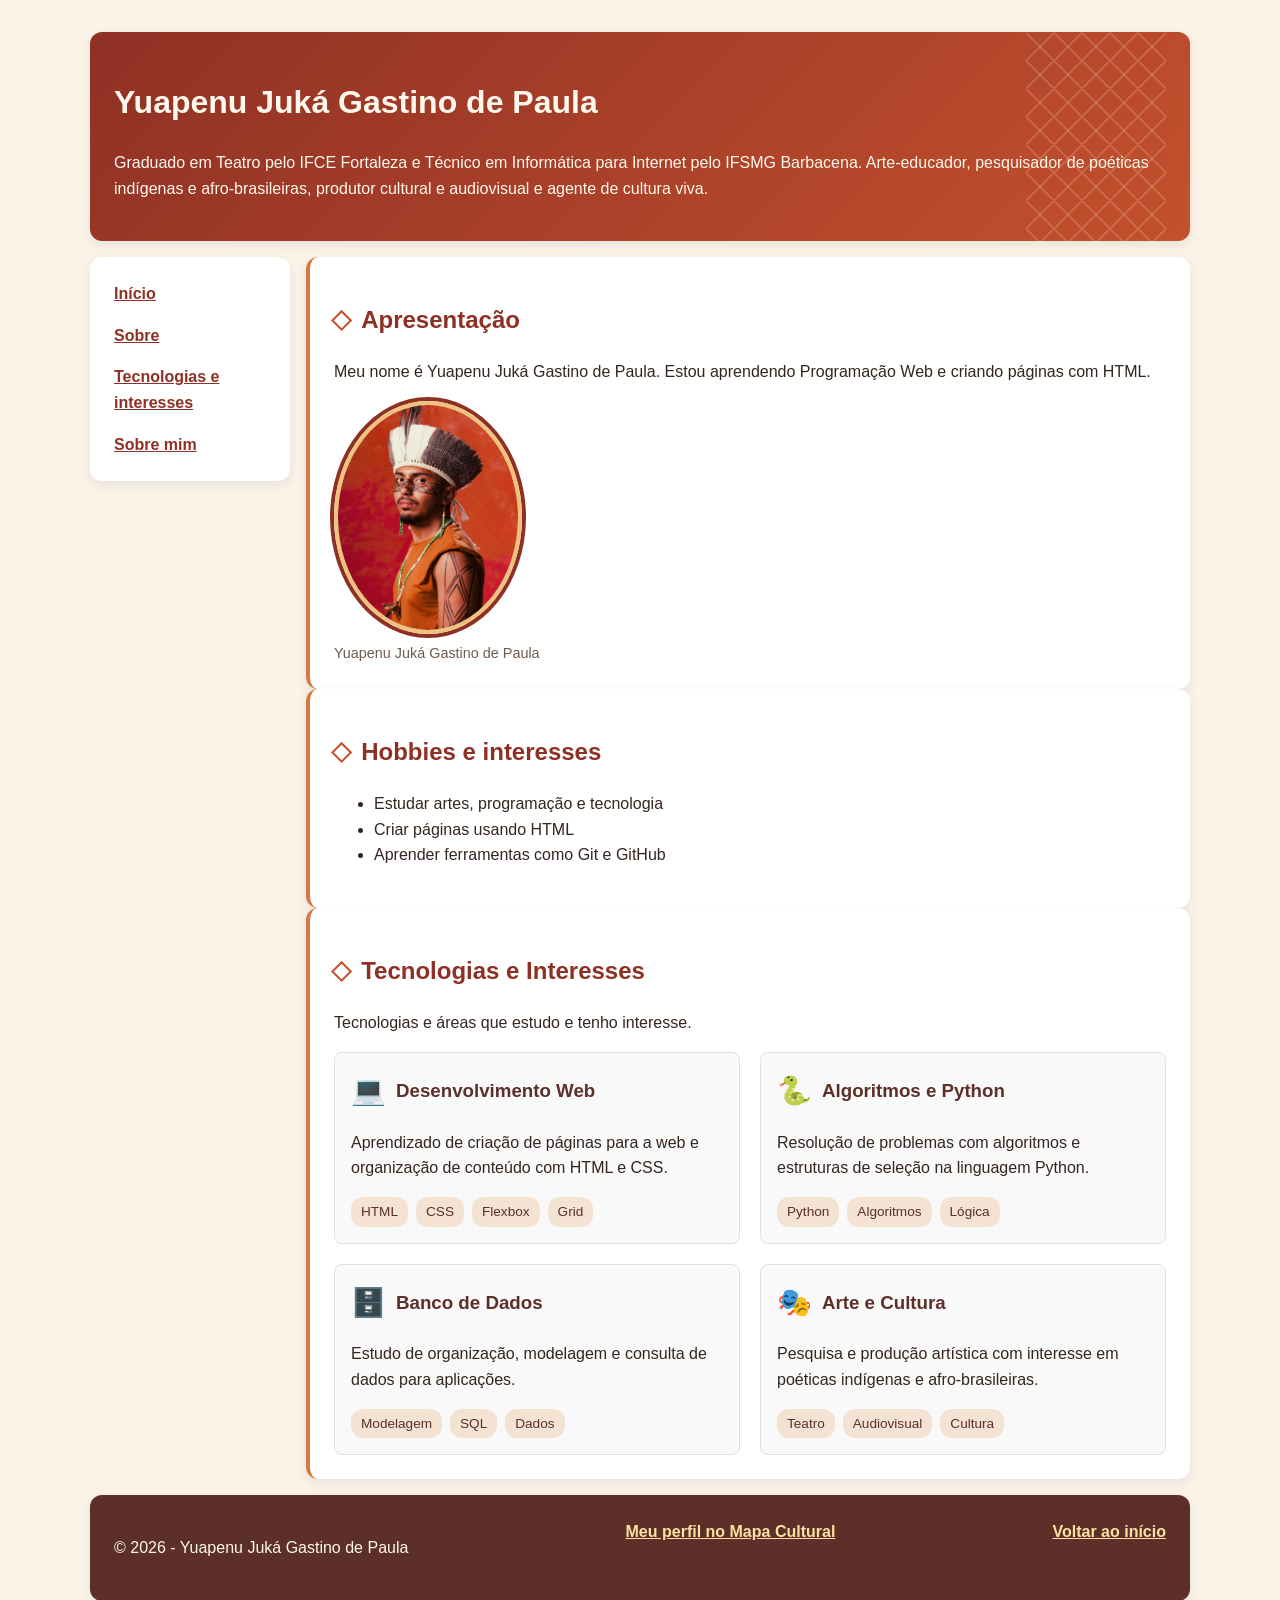
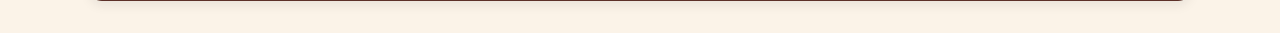
<file: index.html>
<!DOCTYPE html>
<html lang="pt-BR">
<head>
    <meta charset="UTF-8">
    <meta name="viewport" content="width=device-width, initial-scale=1.0">
    <title>Minha Página Pessoal</title>
    <link rel="stylesheet" href="css/style.css">
</head>
<body>
    <div class="pagina">
        <header class="cabecalho" id="inicio">
            <h1>Yuapenu Juká Gastino de Paula</h1>
            <p>
                Graduado em Teatro pelo IFCE Fortaleza e Técnico em Informática
                para Internet pelo IFSMG Barbacena. Arte-educador, pesquisador
                de poéticas indígenas e afro-brasileiras, produtor cultural e
                audiovisual e agente de cultura viva.
            </p>
        </header>

        <nav class="menu" aria-label="Navegação principal">
            <ul>
                <li><a href="#inicio">Início</a></li>
                <li><a href="#sobre">Sobre</a></li>
                <li><a href="#projetos">Tecnologias e interesses</a></li>
                <li><a href="sobre.html">Sobre mim</a></li>
            </ul>
        </nav>

        <main class="conteudo">
            <section id="sobre">
                <h2>Apresentação</h2>
                <p>
                    Meu nome é Yuapenu Juká Gastino de Paula. Estou aprendendo
                    Programação Web e criando páginas com HTML.
                </p>
                <figure>
                    <img
                        class="profile-photo"
                        src="Imagens/perfil.png"
                        alt="Retrato de Yuapenu usando cocar de penas e pintura facial geométrica."
                    >
                    <figcaption>Yuapenu Juká Gastino de Paula</figcaption>
                </figure>
            </section>

            <section id="interesses">
                <h2>Hobbies e interesses</h2>
                <ul>
                    <li>Estudar artes, programação e tecnologia</li>
                    <li>Criar páginas usando HTML</li>
                    <li>Aprender ferramentas como Git e GitHub</li>
                </ul>
            </section>

            <section id="projetos">
                <h2>Tecnologias e Interesses</h2>
                <p>Tecnologias e áreas que estudo e tenho interesse.</p>

                <div class="cards-grid">
                    <article class="card">
                        <div class="card-header">
                            <span class="icone" aria-hidden="true">💻</span>
                            <h3>Desenvolvimento Web</h3>
                        </div>
                        <p>
                            Aprendizado de criação de páginas para a web e
                            organização de conteúdo com HTML e CSS.
                        </p>
                        <div class="tags" aria-label="Tecnologias">
                            <span class="tag">HTML</span>
                            <span class="tag">CSS</span>
                            <span class="tag">Flexbox</span>
                            <span class="tag">Grid</span>
                        </div>
                    </article>

                    <article class="card">
                        <div class="card-header">
                            <span class="icone" aria-hidden="true">🐍</span>
                            <h3>Algoritmos e Python</h3>
                        </div>
                        <p>
                            Resolução de problemas com algoritmos e estruturas
                            de seleção na linguagem Python.
                        </p>
                        <div class="tags" aria-label="Tecnologias">
                            <span class="tag">Python</span>
                            <span class="tag">Algoritmos</span>
                            <span class="tag">Lógica</span>
                        </div>
                    </article>

                    <article class="card">
                        <div class="card-header">
                            <span class="icone" aria-hidden="true">🗄️</span>
                            <h3>Banco de Dados</h3>
                        </div>
                        <p>
                            Estudo de organização, modelagem e consulta de
                            dados para aplicações.
                        </p>
                        <div class="tags" aria-label="Tecnologias">
                            <span class="tag">Modelagem</span>
                            <span class="tag">SQL</span>
                            <span class="tag">Dados</span>
                        </div>
                    </article>

                    <article class="card">
                        <div class="card-header">
                            <span class="icone" aria-hidden="true">🎭</span>
                            <h3>Arte e Cultura</h3>
                        </div>
                        <p>
                            Pesquisa e produção artística com interesse em
                            poéticas indígenas e afro-brasileiras.
                        </p>
                        <div class="tags" aria-label="Interesses">
                            <span class="tag">Teatro</span>
                            <span class="tag">Audiovisual</span>
                            <span class="tag">Cultura</span>
                        </div>
                    </article>
                </div>
            </section>
        </main>

        <footer class="rodape">
            <p>&copy; 2026 - Yuapenu Juká Gastino de Paula</p>
            <a
                href="https://mapacultural.secult.ce.gov.br/agente/88699/"
                target="_blank"
                rel="noopener noreferrer"
            >Meu perfil no Mapa Cultural</a>
            <a href="#inicio">Voltar ao início</a>
        </footer>
    </div>
</body>
</html>
</file>
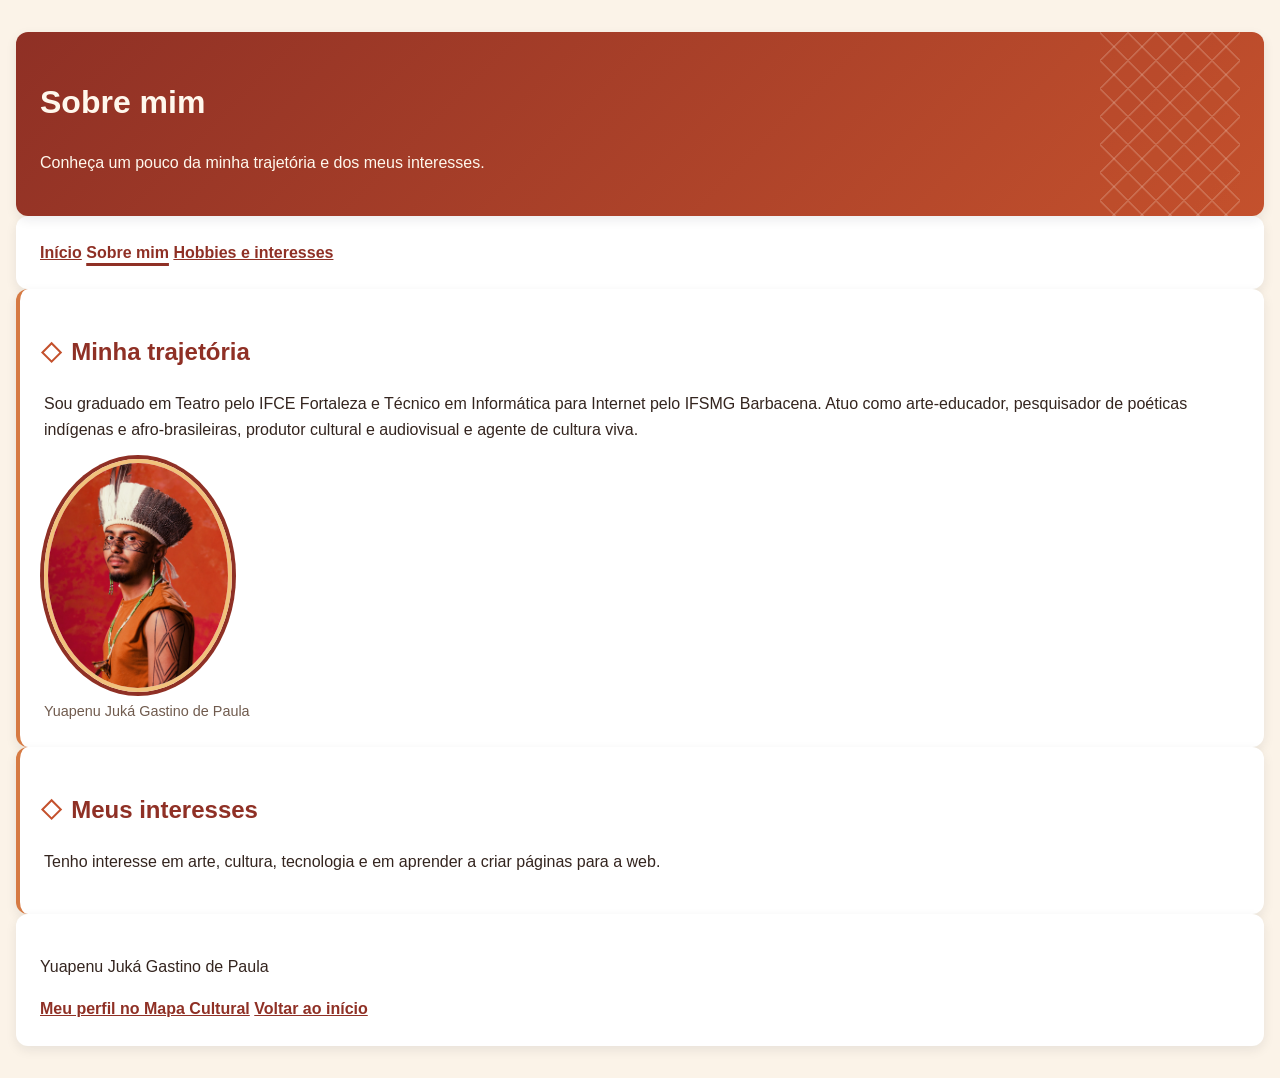
<file: sobre.html>
<!DOCTYPE html>
<html lang="pt-BR">
<head>
    <meta charset="UTF-8">
    <meta name="viewport" content="width=device-width, initial-scale=1.0">
    <title>Sobre mim | Yuapenu Juká</title>
    <link rel="stylesheet" href="css/style.css">
</head>
<body>
    <header id="inicio">
        <h1>Sobre mim</h1>
        <p>Conheça um pouco da minha trajetória e dos meus interesses.</p>
    </header>

    <nav aria-label="Navegação principal">
        <a href="index.html">Início</a>
        <a href="sobre.html" aria-current="page">Sobre mim</a>
        <a href="index.html#interesses">Hobbies e interesses</a>
    </nav>

    <main>
        <section id="trajetoria">
            <h2>Minha trajetória</h2>
            <p>
                Sou graduado em Teatro pelo IFCE Fortaleza e Técnico em
                Informática para Internet pelo IFSMG Barbacena. Atuo como
                arte-educador, pesquisador de poéticas indígenas e
                afro-brasileiras, produtor cultural e audiovisual e agente de
                cultura viva.
            </p>
            <figure>
                <img
                    class="profile-photo"
                    src="Imagens/perfil.png"
                    alt="Retrato de Yuapenu usando cocar de penas e pintura facial geométrica."
                >
                <figcaption>Yuapenu Juká Gastino de Paula</figcaption>
            </figure>
        </section>

        <section id="interesses">
            <h2>Meus interesses</h2>
            <p>
                Tenho interesse em arte, cultura, tecnologia e em aprender a
                criar páginas para a web.
            </p>
        </section>
    </main>

    <footer>
        <p>Yuapenu Juká Gastino de Paula</p>
        <a
            href="https://mapacultural.secult.ce.gov.br/agente/88699/"
            target="_blank"
            rel="noopener noreferrer"
        >Meu perfil no Mapa Cultural</a>
        <a href="#inicio">Voltar ao início</a>
    </footer>
</body>
</html>
</file>
<file: css/style.css>
body {
    margin: 0;
    padding: 2rem 1rem;
    background-color: #fbf3e8;
    color: #34251f;
    font-family: Arial, sans-serif;
    line-height: 1.6;
}

.pagina {
    display: grid;
    grid-template-columns: 200px minmax(0, 1fr);
    grid-template-rows: auto 1fr auto;
    gap: 16px;
    max-width: 1100px;
    min-height: calc(100vh - 4rem);
    margin: 0 auto;
}

header,
section,
nav,
footer {
    margin: 0;
    padding: 1.5rem;
    background-color: #ffffff;
    border-radius: 12px;
    box-shadow: 0 4px 12px rgb(15 23 42 / 8%);
}

header {
    position: relative;
    overflow: hidden;
    color: #fff8ed;
    background: linear-gradient(135deg, #8f3025, #c4512d);
}

header::after {
    position: absolute;
    right: 1.5rem;
    bottom: 0;
    width: 140px;
    height: 100%;
    background:
        linear-gradient(45deg, transparent 46%, rgb(255 248 237 / 28%) 47% 50%, transparent 51%),
        linear-gradient(-45deg, transparent 46%, rgb(255 248 237 / 28%) 47% 50%, transparent 51%);
    background-size: 28px 28px;
    content: "";
    opacity: 0.65;
    pointer-events: none;
}

header h1 {
    color: #fff8ed;
}

.cabecalho {
    grid-column: 1 / 3;
}

.menu {
    grid-column: 1;
    grid-row: 2;
    align-self: start;
}

.menu ul {
    display: flex;
    flex-direction: column;
    gap: 1rem;
    margin: 0;
    padding: 0;
    list-style: none;
}

.conteudo {
    grid-column: 2;
    grid-row: 2;
    min-width: 0;
}

.rodape {
    grid-column: 1 / 3;
}

.rodape,
.menu ul {
    display: flex;
    justify-content: space-between;
    flex-wrap: wrap;
    gap: 1rem;
}

h2 {
    display: flex;
    align-items: center;
    gap: 0.75rem;
    color: #8f3025;
}

h2::before {
    width: 0.7rem;
    height: 0.7rem;
    border: 2px solid #c4512d;
    content: "";
    transform: rotate(45deg);
}

a {
    color: #8f3025;
    font-weight: 600;
}

a:hover {
    color: #c4512d;
}

a:focus-visible {
    outline: 3px solid #e2a23b;
    outline-offset: 4px;
}

nav a[aria-current="page"] {
    text-decoration-thickness: 3px;
    text-underline-offset: 0.3rem;
}

section {
    border-left: 4px solid #d67a43;
}

.rodape {
    color: #fff8ed;
    background-color: #5c3028;
}

.rodape a {
    color: #ffe0a3;
}

.rodape a:hover {
    color: #ffffff;
}

.cards-grid {
    display: grid;
    grid-template-columns: repeat(2, minmax(0, 1fr));
    gap: 20px;
    margin-top: 16px;
}

.card {
    margin: 0;
    padding: 16px;
    border: 1px solid #e0e0e0;
    border-radius: 8px;
    background-color: #f9f9f9;
}

.card-header {
    display: flex;
    align-items: center;
    gap: 10px;
}

.card-header h3 {
    margin: 0;
    color: #5c3028;
}

.icone {
    flex: 0 0 auto;
    font-size: 1.75rem;
}

.tags {
    display: flex;
    flex-direction: row;
    flex-wrap: wrap;
    gap: 8px;
    margin-top: 12px;
}

.tag {
    padding: 4px 10px;
    border-radius: 12px;
    background-color: #f4e3d2;
    color: #5c3028;
    font-size: 0.85rem;
}

figure {
    margin: 0;
}

figure img {
    display: block;
    width: 100%;
    height: auto;
    border: 1px solid #dfb38a;
    border-radius: 8px;
}

.profile-photo {
    width: 180px;
    border: 4px solid #f1c27d;
    border-radius: 50%;
    box-shadow: 0 0 0 4px #8f3025;
}

figcaption {
    margin-top: 0.5rem;
    color: #705b4e;
    font-size: 0.9rem;
}

@media (max-width: 760px) {
    .pagina {
        grid-template-columns: minmax(0, 1fr);
        grid-template-rows: auto;
        min-height: 0;
    }

    .cabecalho,
    .menu,
    .conteudo,
    .rodape {
        grid-column: 1;
        grid-row: auto;
    }

    .menu ul {
        flex-direction: row;
    }

    .cards-grid {
        grid-template-columns: minmax(0, 1fr);
    }
}

@media print {
    @page {
        size: A4;
        margin: 12mm;
    }

    body {
        padding: 0;
        background: #ffffff;
        font-size: 10pt;
        line-height: 1.4;
    }

    .pagina {
        display: block;
        min-height: 0;
    }

    header,
    main,
    nav,
    footer {
        width: auto;
        max-width: none;
        margin: 0 0 8px;
    }

    header,
    section,
    nav,
    footer {
        margin-bottom: 10px;
        padding: 12px;
        border-radius: 8px;
        box-shadow: none;
    }

    section,
    footer {
        break-inside: avoid;
    }

    h2 {
        margin-top: 0;
        margin-bottom: 8px;
        font-size: 15pt;
    }

    p {
        margin-top: 0;
        margin-bottom: 8px;
    }

    ul {
        margin-bottom: 0;
    }

    .profile-photo {
        width: 100px;
    }
}
</file>
